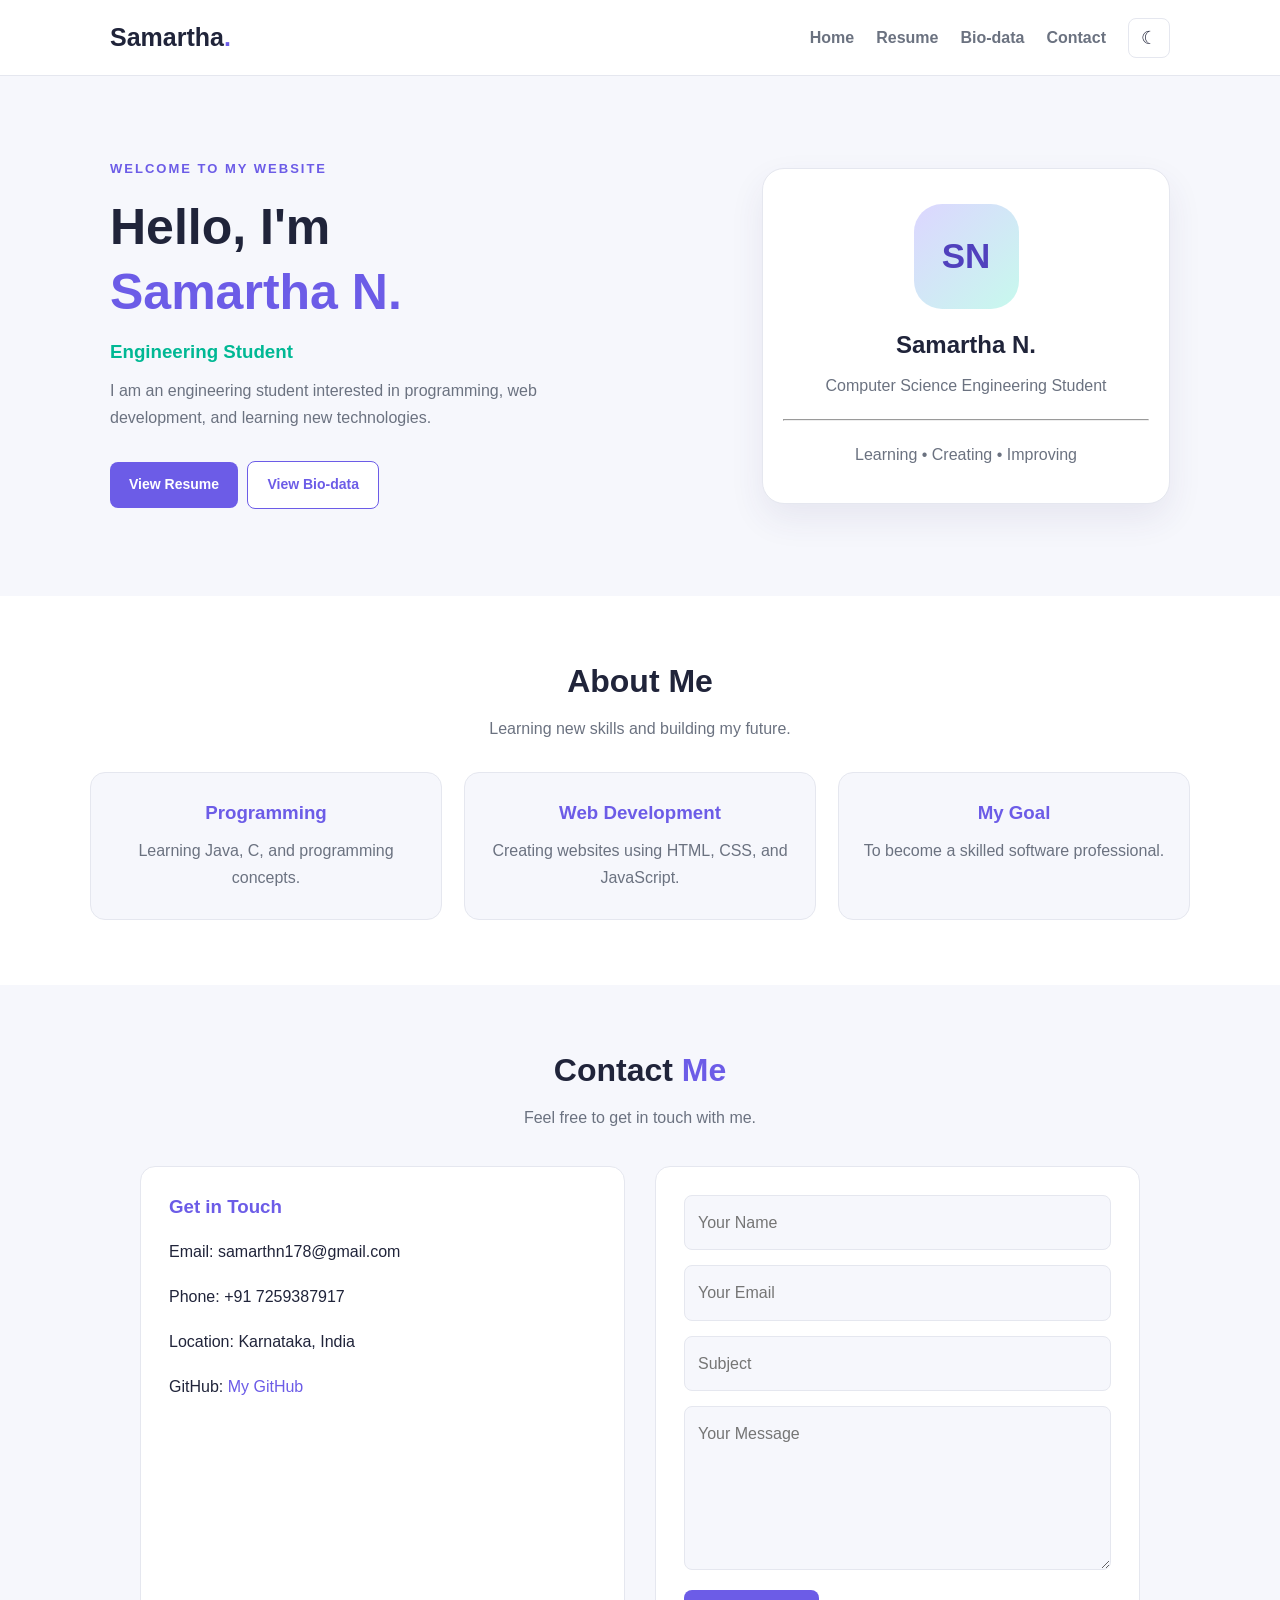
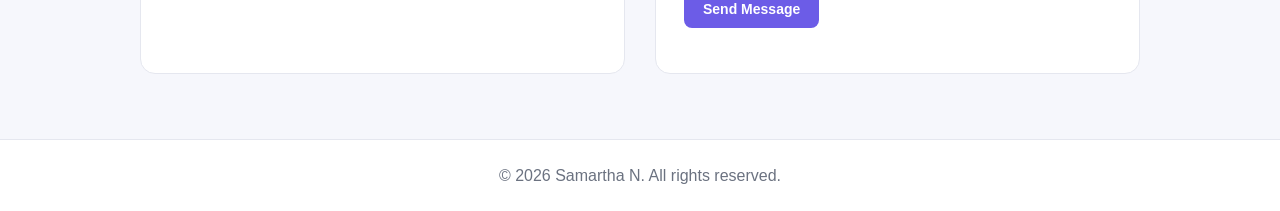
<file: index.html>
<!DOCTYPE html>
<html lang="en">
<head>
    <meta charset="UTF-8">
    <meta name="viewport" content="width=device-width, initial-scale=1.0">
    <title>My Resume Website</title>
    <link rel="stylesheet" href="style.css">
</head>
<body>

<header>
    <nav class="navbar">
        <a class="logo" href="index.html">Samartha<span>.</span></a>
        <button class="menu-btn" id="menuBtn">☰</button>

        <div class="nav-links" id="navLinks">
            <a href="index.html">Home</a>
            <a href="resume.html">Resume</a>
            <a href="biodata.html">Bio-data</a>
            <a href="#contact">Contact</a>
            <button id="themeBtn" class="theme-btn">☾</button>
        </div>
    </nav>
</header>

<main>
    <section class="hero">
        <div>
            <p class="eyebrow">WELCOME TO MY WEBSITE</p>
            <h1>Hello, I'm<br><span>Samartha N.</span></h1>
            <h3>Engineering Student</h3>
            <p class="description">
                I am an engineering student interested in programming,
                web development, and learning new technologies.
            </p>
            <a class="btn" href="resume.html">View Resume</a>
            <a class="btn secondary" href="biodata.html">View Bio-data</a>
        </div>

        <div class="profile-card">
            <div class="avatar">SN</div>
            <h2>Samartha N.</h2>
            <p>Computer Science Engineering Student</p>
            <hr>
            <p>Learning • Creating • Improving</p>
        </div>
    </section>

    <section class="features">
        <h2>About Me</h2>
        <p class="section-desc">Learning new skills and building my future.</p>

        <div class="cards">
            <div class="card">
                <h3>Programming</h3>
                <p>Learning Java, C, and programming concepts.</p>
            </div>
            <div class="card">
                <h3>Web Development</h3>
                <p>Creating websites using HTML, CSS, and JavaScript.</p>
            </div>
            <div class="card">
                <h3>My Goal</h3>
                <p>To become a skilled software professional.</p>
            </div>
        </div>
    </section>

    <!-- Contact section -->
    <section class="contact-section" id="contact">
        <h2>Contact <span>Me</span></h2>
        <p class="section-desc">Feel free to get in touch with me.</p>

        <div class="contact-container">
            <div class="contact-info">
                <h3>Get in Touch</h3>
                <p>Email: samarthn178@gmail.com</p>
                <p>Phone: +91 7259387917</p>
                <p>Location: Karnataka, India</p>
                <p>GitHub:
                    <a href="https://github.com/">My GitHub</a>
                </p>
            </div>

            <form id="contactForm" class="contact-form">
                <input type="text" id="name"
                       placeholder="Your Name" required>

                <input type="email" id="email"
                       placeholder="Your Email" required>

                <input type="text" id="subject"
                       placeholder="Subject" required>

                <textarea id="message" rows="5"
                          placeholder="Your Message" required></textarea>

                <button type="submit" class="btn">Send Message</button>
                <p id="formStatus" role="status"></p>
            </form>
        </div>
    </section>
</main>

<footer>
    <p>© <span class="year"></span> Samartha N. All rights reserved.</p>
</footer>

<script src="https://code.jquery.com/jquery-3.7.1.min.js"></script>
<script src="script.js"></script>
</body>
</html>
</file>
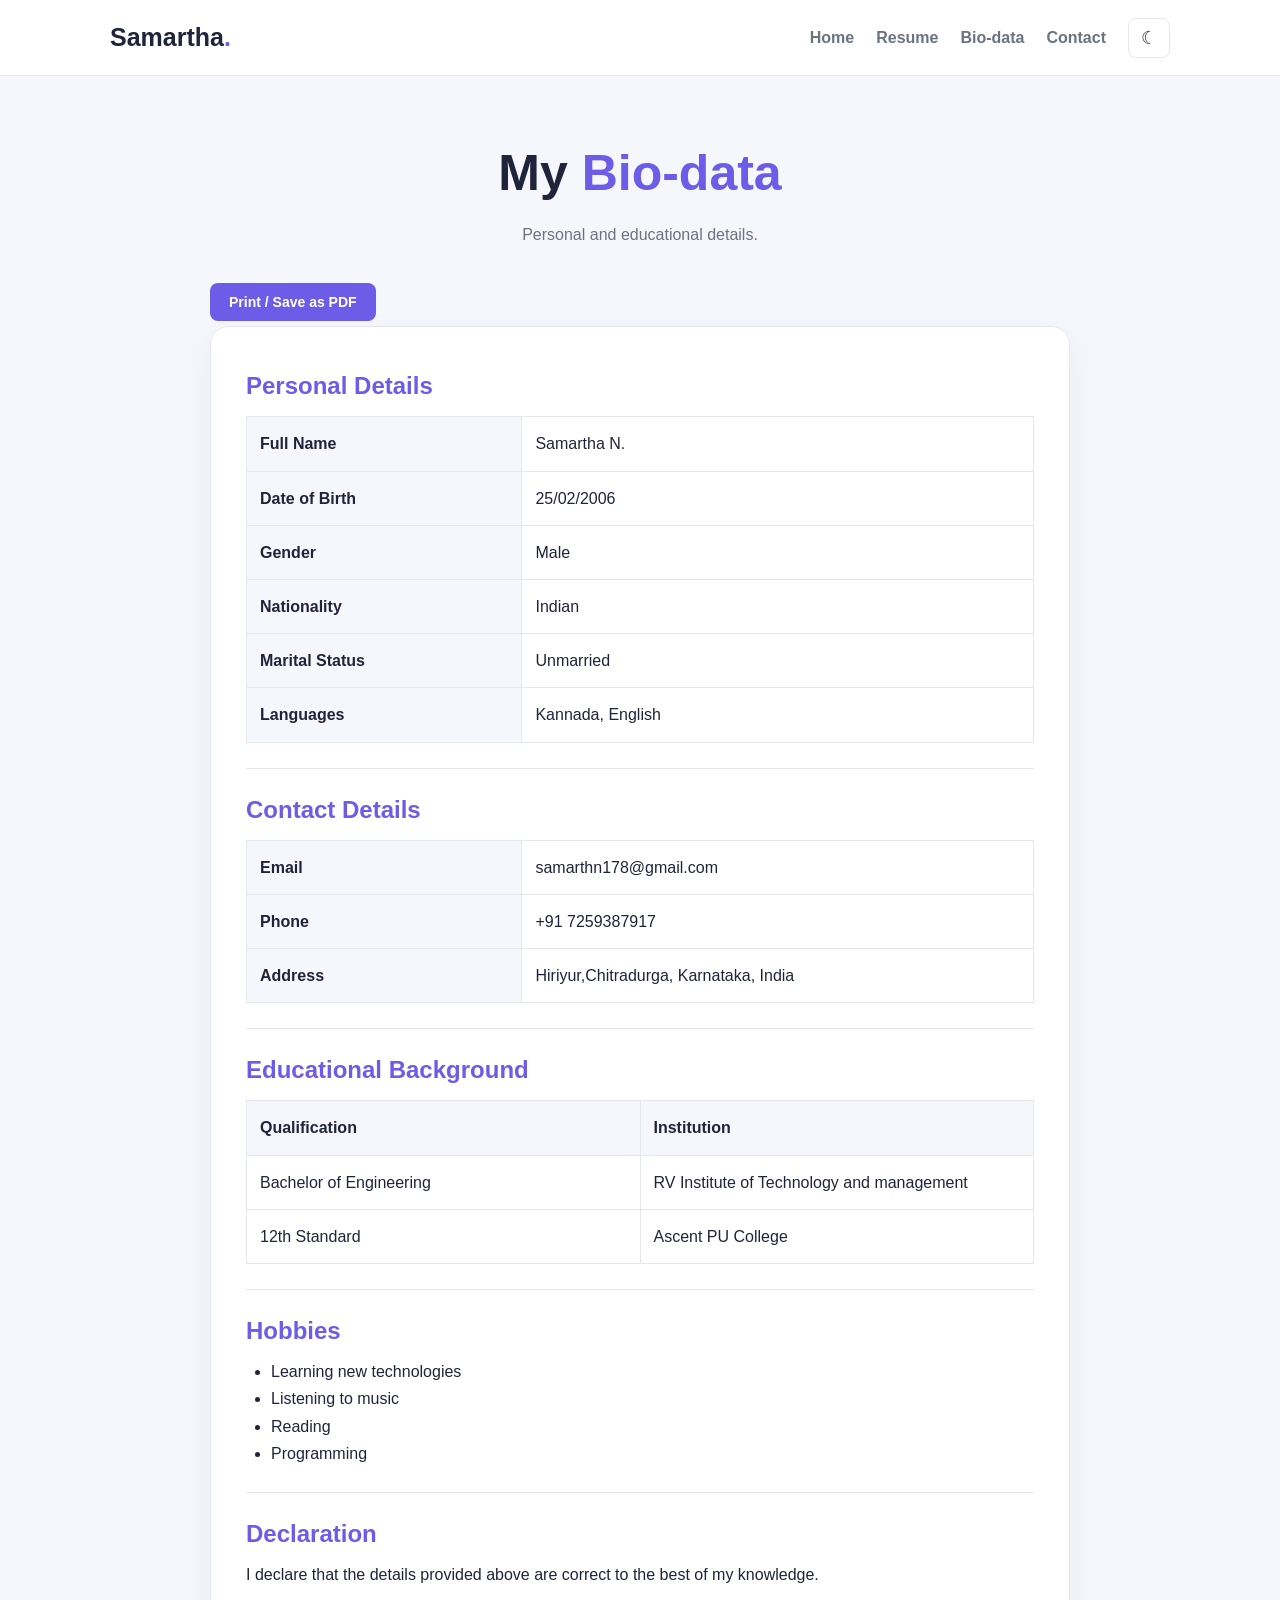
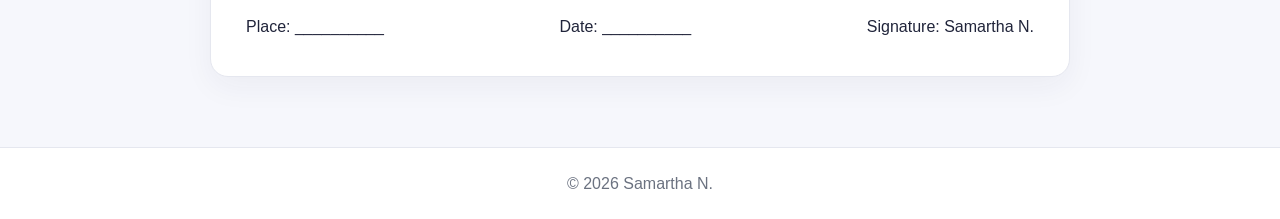
<file: biodata.html>
<!DOCTYPE html>
<html lang="en">
<head>
    <meta charset="UTF-8">
    <meta name="viewport" content="width=device-width, initial-scale=1.0">
    <title>My Bio-data</title>
    <link rel="stylesheet" href="style.css">
</head>
<body>

<header>
    <nav class="navbar">
        <a class="logo" href="index.html">Samartha<span>.</span></a>
        <button class="menu-btn" id="menuBtn">☰</button>
        <div class="nav-links" id="navLinks">
            <a href="index.html">Home</a>
            <a href="resume.html">Resume</a>
            <a href="biodata.html">Bio-data</a>
            <a href="index.html#contact">Contact</a>
            <button id="themeBtn" class="theme-btn">☾</button>
        </div>
    </nav>
</header>

<main class="page-container">
    <h1>My <span>Bio-data</span></h1>
    <p class="section-desc">Personal and educational details.</p>

    <button class="btn print-btn" onclick="window.print()">
        Print / Save as PDF
    </button>

    <section class="resume-box">
        <h2>Personal Details</h2>

        <table>
            <tr><th>Full Name</th><td>Samartha N.</td></tr>
            <tr><th>Date of Birth</th><td>25/02/2006</td></tr>
            <tr><th>Gender</th><td>Male</td></tr>
            <tr><th>Nationality</th><td>Indian</td></tr>
            <tr><th>Marital Status</th><td>Unmarried</td></tr>
            <tr><th>Languages</th><td>Kannada, English</td></tr>
        </table>

        <hr>

        <h2>Contact Details</h2>
        <table>
            <tr><th>Email</th><td>samarthn178@gmail.com</td></tr>
            <tr><th>Phone</th><td>+91 7259387917</td></tr>
            <tr><th>Address</th><td>Hiriyur,Chitradurga, Karnataka, India</td></tr>
        </table>

        <hr>

        <h2>Educational Background</h2>
        <table>
            <tr><th>Qualification</th><th>Institution</th></tr>
            <tr><td>Bachelor of Engineering</td><td>RV Institute of Technology and management</td></tr>
            <tr><td>12th Standard</td><td>Ascent PU College</td></tr>
        </table>

        <hr>

        <h2>Hobbies</h2>
        <ul>
            <li>Learning new technologies</li>
            <li>Listening to music</li>
            <li>Reading</li>
            <li>Programming</li>
        </ul>

        <hr>

        <h2>Declaration</h2>
        <p>
            I declare that the details provided above are correct
            to the best of my knowledge.
        </p>

        <div class="declaration">
            <p>Place: __________</p>
            <p>Date: __________</p>
            <p>Signature: Samartha N.</p>
        </div>
    </section>
</main>

<footer>
    <p>© <span class="year"></span> Samartha N.</p>
</footer>

<script src="https://code.jquery.com/jquery-3.7.1.min.js"></script>
<script src="script.js"></script>
</body>
</html>
</file>
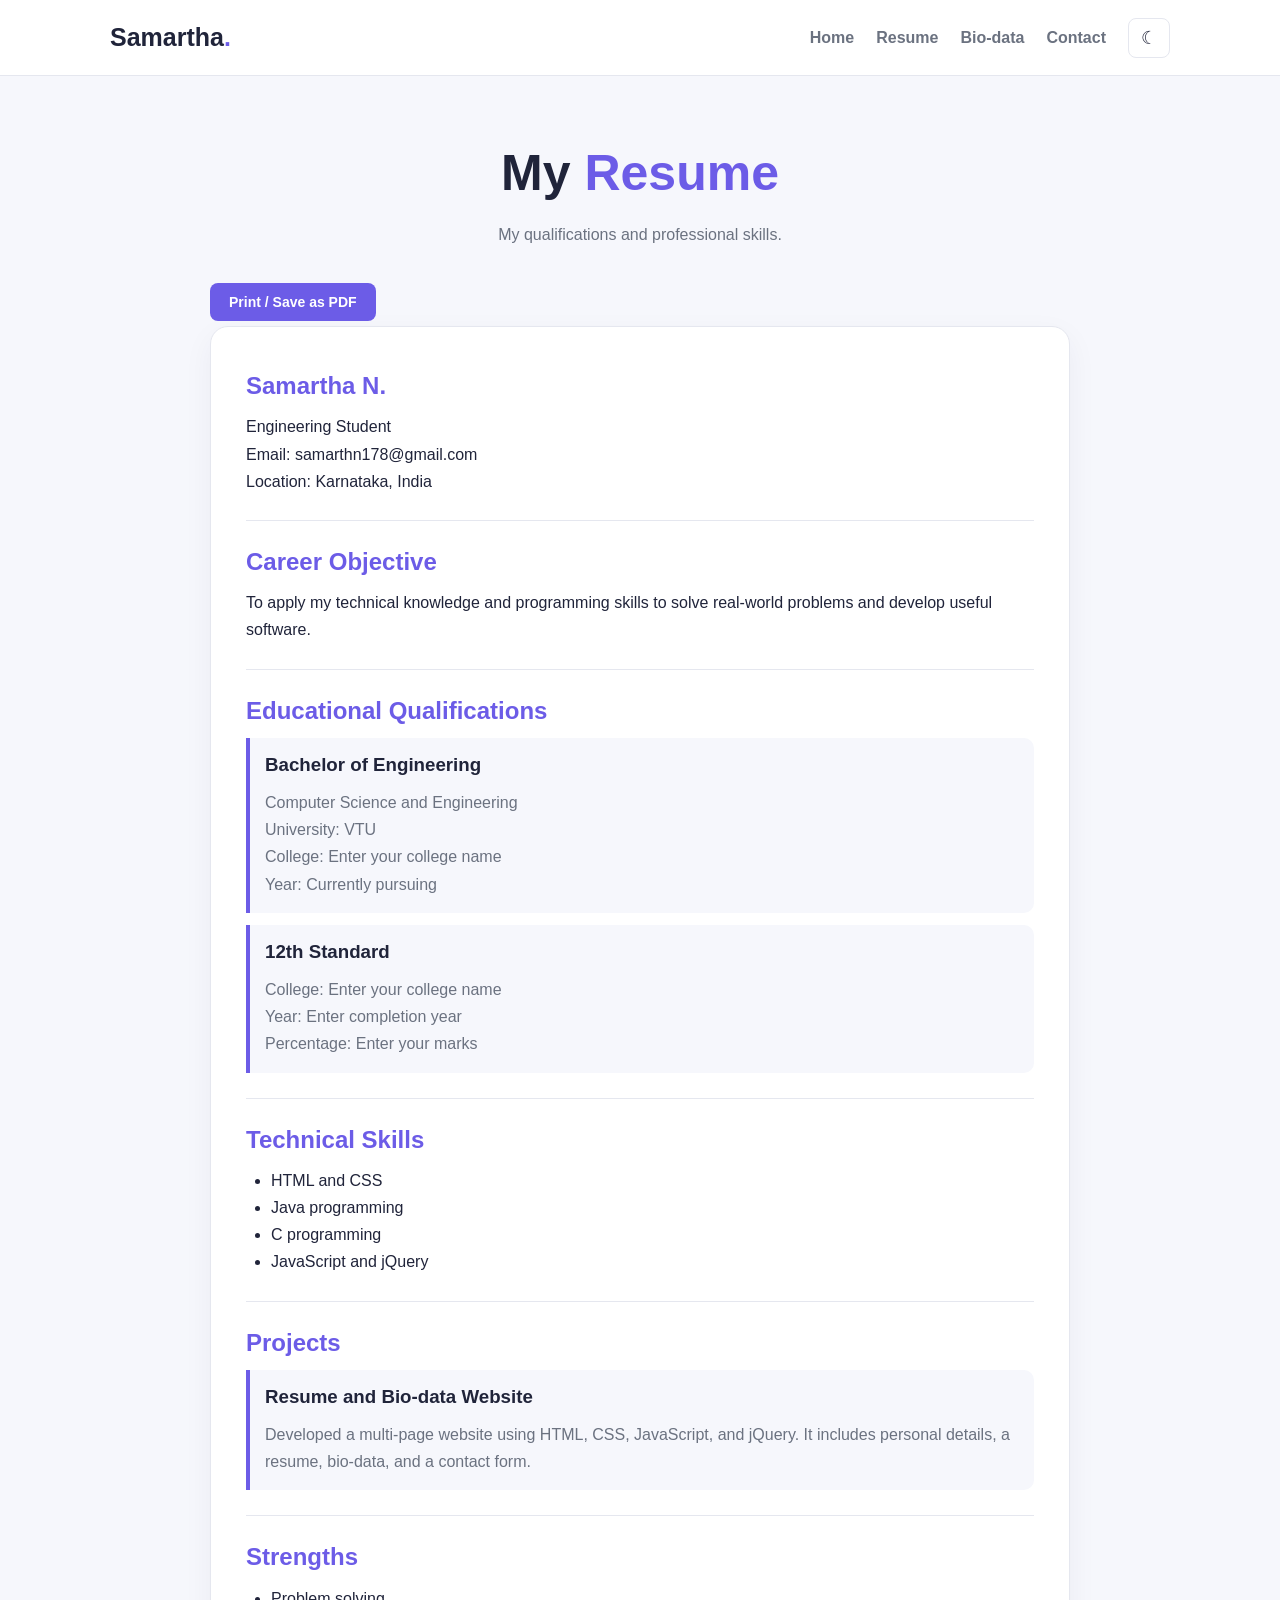
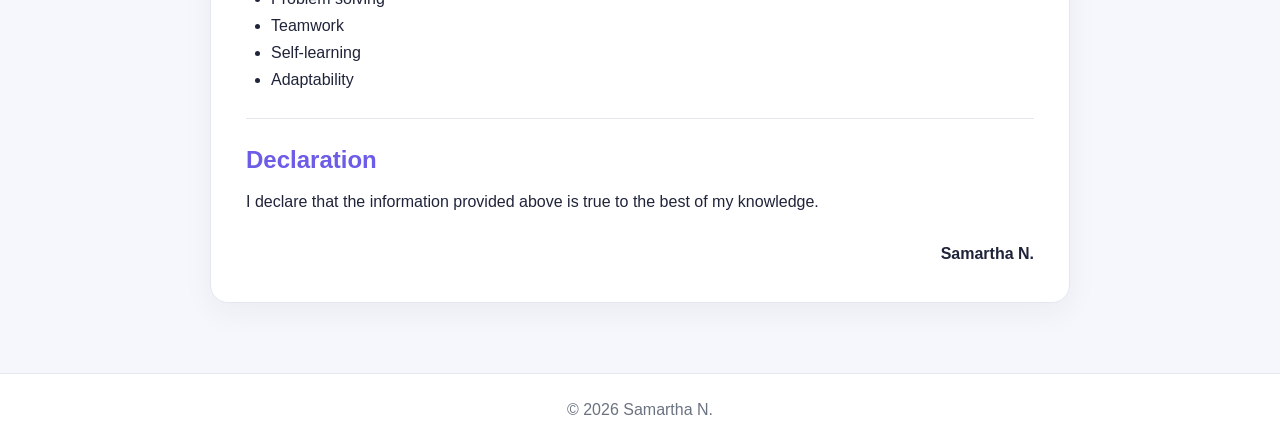
<file: resume.html>
<!DOCTYPE html>
<html lang="en">
<head>
    <meta charset="UTF-8">
    <meta name="viewport" content="width=device-width, initial-scale=1.0">
    <title>My Resume</title>
    <link rel="stylesheet" href="style.css">
</head>
<body>

<header>
    <nav class="navbar">
        <a class="logo" href="index.html">Samartha<span>.</span></a>
        <button class="menu-btn" id="menuBtn">☰</button>
        <div class="nav-links" id="navLinks">
            <a href="index.html">Home</a>
            <a href="resume.html">Resume</a>
            <a href="biodata.html">Bio-data</a>
            <a href="index.html#contact">Contact</a>
            <button id="themeBtn" class="theme-btn">☾</button>
        </div>
    </nav>
</header>

<main class="page-container">
    <h1>My <span>Resume</span></h1>
    <p class="section-desc">My qualifications and professional skills.</p>

    <button class="btn print-btn" onclick="window.print()">
        Print / Save as PDF
    </button>

    <section class="resume-box">
        <h2>Samartha N.</h2>
        <p>Engineering Student</p>
        <p>Email: samarthn178@gmail.com</p>
        <p>Location: Karnataka, India</p>

        <hr>

        <h2>Career Objective</h2>
        <p>
            To apply my technical knowledge and programming skills
            to solve real-world problems and develop useful software.
        </p>

        <hr>

        <h2>Educational Qualifications</h2>
        <div class="resume-item">
            <h3>Bachelor of Engineering</h3>
            <p>Computer Science and Engineering</p>
            <p>University: VTU</p>
            <p>College: Enter your college name</p>
            <p>Year: Currently pursuing</p>
        </div>

        <div class="resume-item">
            <h3>12th Standard</h3>
            <p>College: Enter your college name</p>
            <p>Year: Enter completion year</p>
            <p>Percentage: Enter your marks</p>
        </div>

        <hr>

        <h2>Technical Skills</h2>
        <ul>
            <li>HTML and CSS</li>
            <li>Java programming</li>
            <li>C programming</li>
            <li>JavaScript and jQuery</li>
        </ul>

        <hr>

        <h2>Projects</h2>
        <div class="resume-item">
            <h3>Resume and Bio-data Website</h3>
            <p>
                Developed a multi-page website using HTML, CSS,
                JavaScript, and jQuery. It includes personal details,
                a resume, bio-data, and a contact form.
            </p>
        </div>

        <hr>

        <h2>Strengths</h2>
        <ul>
            <li>Problem solving</li>
            <li>Teamwork</li>
            <li>Self-learning</li>
            <li>Adaptability</li>
        </ul>

        <hr>

        <h2>Declaration</h2>
        <p>
            I declare that the information provided above is true
            to the best of my knowledge.
        </p>
        <p class="signature">Samartha N.</p>
    </section>
</main>

<footer>
    <p>© <span class="year"></span> Samartha N.</p>
</footer>

<script src="https://code.jquery.com/jquery-3.7.1.min.js"></script>
<script src="script.js"></script>
</body>
</html>
</file>
<file: style.css>
* {
    margin: 0;
    padding: 0;
    box-sizing: border-box;
}

:root {
    --primary: #6c5ce7;
    --secondary: #00b894;
    --background: #f6f7fc;
    --card: #ffffff;
    --text: #20243a;
    --muted: #6b7280;
    --border: #e5e7ef;
}

body {
    font-family: Arial, sans-serif;
    background: var(--background);
    color: var(--text);
    line-height: 1.7;
    transition: 0.3s;
}

h1, h2, h3 {
    line-height: 1.3;
    margin-bottom: 12px;
}

a {
    text-decoration: none;
}

header {
    background: var(--card);
    border-bottom: 1px solid var(--border);
    position: sticky;
    top: 0;
    z-index: 100;
}

.navbar {
    max-width: 1100px;
    min-height: 75px;
    margin: auto;
    padding: 15px 20px;
    display: flex;
    justify-content: space-between;
    align-items: center;
}

.logo {
    font-size: 25px;
    font-weight: bold;
    color: var(--text);
}

.logo span,
.hero h1 span,
.page-container h1 span,
.contact-section h2 span {
    color: var(--primary);
}

.nav-links {
    display: flex;
    align-items: center;
    gap: 22px;
}

.nav-links a {
    color: var(--muted);
    font-weight: bold;
}

.nav-links a:hover {
    color: var(--primary);
}

.theme-btn, .menu-btn {
    border: 1px solid var(--border);
    background: var(--card);
    color: var(--text);
    padding: 8px 12px;
    border-radius: 8px;
    cursor: pointer;
    font-size: 18px;
}

.menu-btn {
    display: none;
}

.hero {
    max-width: 1100px;
    min-height: 520px;
    margin: auto;
    padding: 70px 20px;
    display: grid;
    grid-template-columns: 1.2fr 0.8fr;
    align-items: center;
    gap: 40px;
}

.eyebrow {
    color: var(--primary);
    font-weight: bold;
    letter-spacing: 2px;
    font-size: 13px;
}

.hero h1, .page-container h1 {
    font-size: clamp(35px, 5vw, 50px);
    margin: 15px 0;
}

.hero h3 {
    color: var(--secondary);
}

.description {
    color: var(--muted);
    max-width: 520px;
    margin-bottom: 25px;
}

.btn {
    display: inline-block;
    background: var(--primary);
    color: white;
    padding: 11px 19px;
    margin: 5px 5px 5px 0;
    border-radius: 8px;
    border: none;
    cursor: pointer;
    font-weight: bold;
    font-size: 14px;
}

.btn:hover {
    opacity: 0.85;
}

.btn.secondary {
    background: var(--card);
    color: var(--primary);
    border: 1px solid var(--primary);
}

.profile-card {
    background: var(--card);
    border: 1px solid var(--border);
    padding: 35px 20px;
    border-radius: 22px;
    text-align: center;
    box-shadow: 0 15px 35px #3c327015;
}

.avatar {
    width: 105px;
    height: 105px;
    border-radius: 28px;
    margin: 0 auto 20px;
    display: grid;
    place-items: center;
    background: linear-gradient(135deg, #dcd6ff, #c7f9ed);
    color: #5141bd;
    font-size: 35px;
    font-weight: bold;
}

.profile-card p {
    color: var(--muted);
}

.profile-card hr {
    margin: 20px 0;
}

.features, .contact-section {
    padding: 65px 20px;
    text-align: center;
}

.features {
    background: var(--card);
}

.features h2, .contact-section h2 {
    font-size: 32px;
}

.section-desc {
    text-align: center;
    color: var(--muted);
    margin-bottom: 30px;
}

.cards {
    max-width: 1100px;
    margin: 30px auto 0;
    display: grid;
    grid-template-columns: repeat(3, 1fr);
    gap: 22px;
}

.card {
    padding: 28px 22px;
    background: var(--background);
    border: 1px solid var(--border);
    border-radius: 15px;
}

.card h3 {
    color: var(--primary);
}

.card p {
    color: var(--muted);
}

.page-container {
    max-width: 900px;
    margin: auto;
    padding: 50px 20px 70px;
}

.page-container > h1 {
    text-align: center;
}

.resume-box {
    background: var(--card);
    border: 1px solid var(--border);
    border-radius: 18px;
    padding: 35px;
    box-shadow: 0 10px 30px #2828500d;
}

.resume-box > h2 {
    color: var(--primary);
    margin-top: 8px;
}

.resume-box hr {
    border: 0;
    border-top: 1px solid var(--border);
    margin: 25px 0;
}

.resume-item {
    padding: 15px;
    margin: 12px 0;
    border-left: 4px solid var(--primary);
    background: var(--background);
    border-radius: 0 10px 10px 0;
}

.resume-item p {
    color: var(--muted);
}

.skill {
    margin: 15px 0;
}

.skill-bar {
    height: 8px;
    background: var(--border);
    border-radius: 10px;
    overflow: hidden;
}

.skill-bar div {
    height: 100%;
    background: linear-gradient(90deg, var(--primary), var(--secondary));
}

.resume-box ul {
    padding-left: 25px;
}

.signature {
    text-align: right;
    font-weight: bold;
    margin-top: 25px;
}

table {
    width: 100%;
    border-collapse: collapse;
    margin: 15px 0;
}

th, td {
    text-align: left;
    padding: 13px;
    border: 1px solid var(--border);
    overflow-wrap: anywhere;
}

th {
    background: var(--background);
    width: 35%;
}

.bio-header {
    display: flex;
    align-items: center;
    gap: 22px;
    margin-bottom: 20px;
}

.bio-header .avatar {
    margin: 0;
}

.declaration {
    display: flex;
    flex-wrap: wrap;
    justify-content: space-between;
    gap: 10px;
    margin-top: 25px;
}

/* Contact section */
.contact-section {
    background: var(--background);
}

.contact-container {
    max-width: 1000px;
    margin: 35px auto 0;
    display: grid;
    grid-template-columns: 1fr 1fr;
    gap: 30px;
    text-align: left;
}

.contact-info, .contact-form {
    padding: 28px;
    background: var(--card);
    border: 1px solid var(--border);
    border-radius: 15px;
}

.contact-info h3 {
    color: var(--primary);
}

.contact-info p {
    margin: 18px 0;
    overflow-wrap: anywhere;
}

.contact-info a {
    color: var(--primary);
}

.contact-form input,
.contact-form textarea {
    display: block;
    width: 100%;
    padding: 13px;
    margin-bottom: 15px;
    border: 1px solid var(--border);
    border-radius: 8px;
    background: var(--background);
    color: var(--text);
    font: inherit;
}

.contact-form textarea {
    resize: vertical;
}

#formStatus {
    margin-top: 12px;
    font-size: 14px;
    color: var(--secondary);
    overflow-wrap: anywhere;
}

footer {
    text-align: center;
    padding: 22px 15px;
    background: var(--card);
    border-top: 1px solid var(--border);
    color: var(--muted);
}

/* Dark mode */
body.dark {
    --background: #151728;
    --card: #20233a;
    --text: #f3f4ff;
    --muted: #b8bdd0;
    --border: #373a52;
}

/* Mobile layout */
@media (max-width: 700px) {
    .menu-btn {
        display: block;
    }

    .navbar {
        flex-wrap: wrap;
    }

    .nav-links {
        display: none;
        flex-direction: column;
        align-items: stretch;
        width: 100%;
        gap: 15px;
        padding: 18px 0 5px;
    }

    .nav-links.open {
        display: flex;
    }

    .hero {
        grid-template-columns: 1fr;
        text-align: center;
    }

    .cards, .contact-container {
        grid-template-columns: 1fr;
    }

    .resume-box {
        padding: 22px 16px;
    }

    th, td {
        padding: 9px;
        font-size: 13px;
    }

    .bio-header {
        align-items: flex-start;
        flex-direction: column;
    }
}

@media print {
    header, footer, .print-btn, .section-desc {
        display: none !important;
    }

    body {
        background: white;
        color: black;
    }

    .page-container {
        padding: 0;
    }

    .resume-box {
        box-shadow: none;
        border: none;
    }
}
</file>
